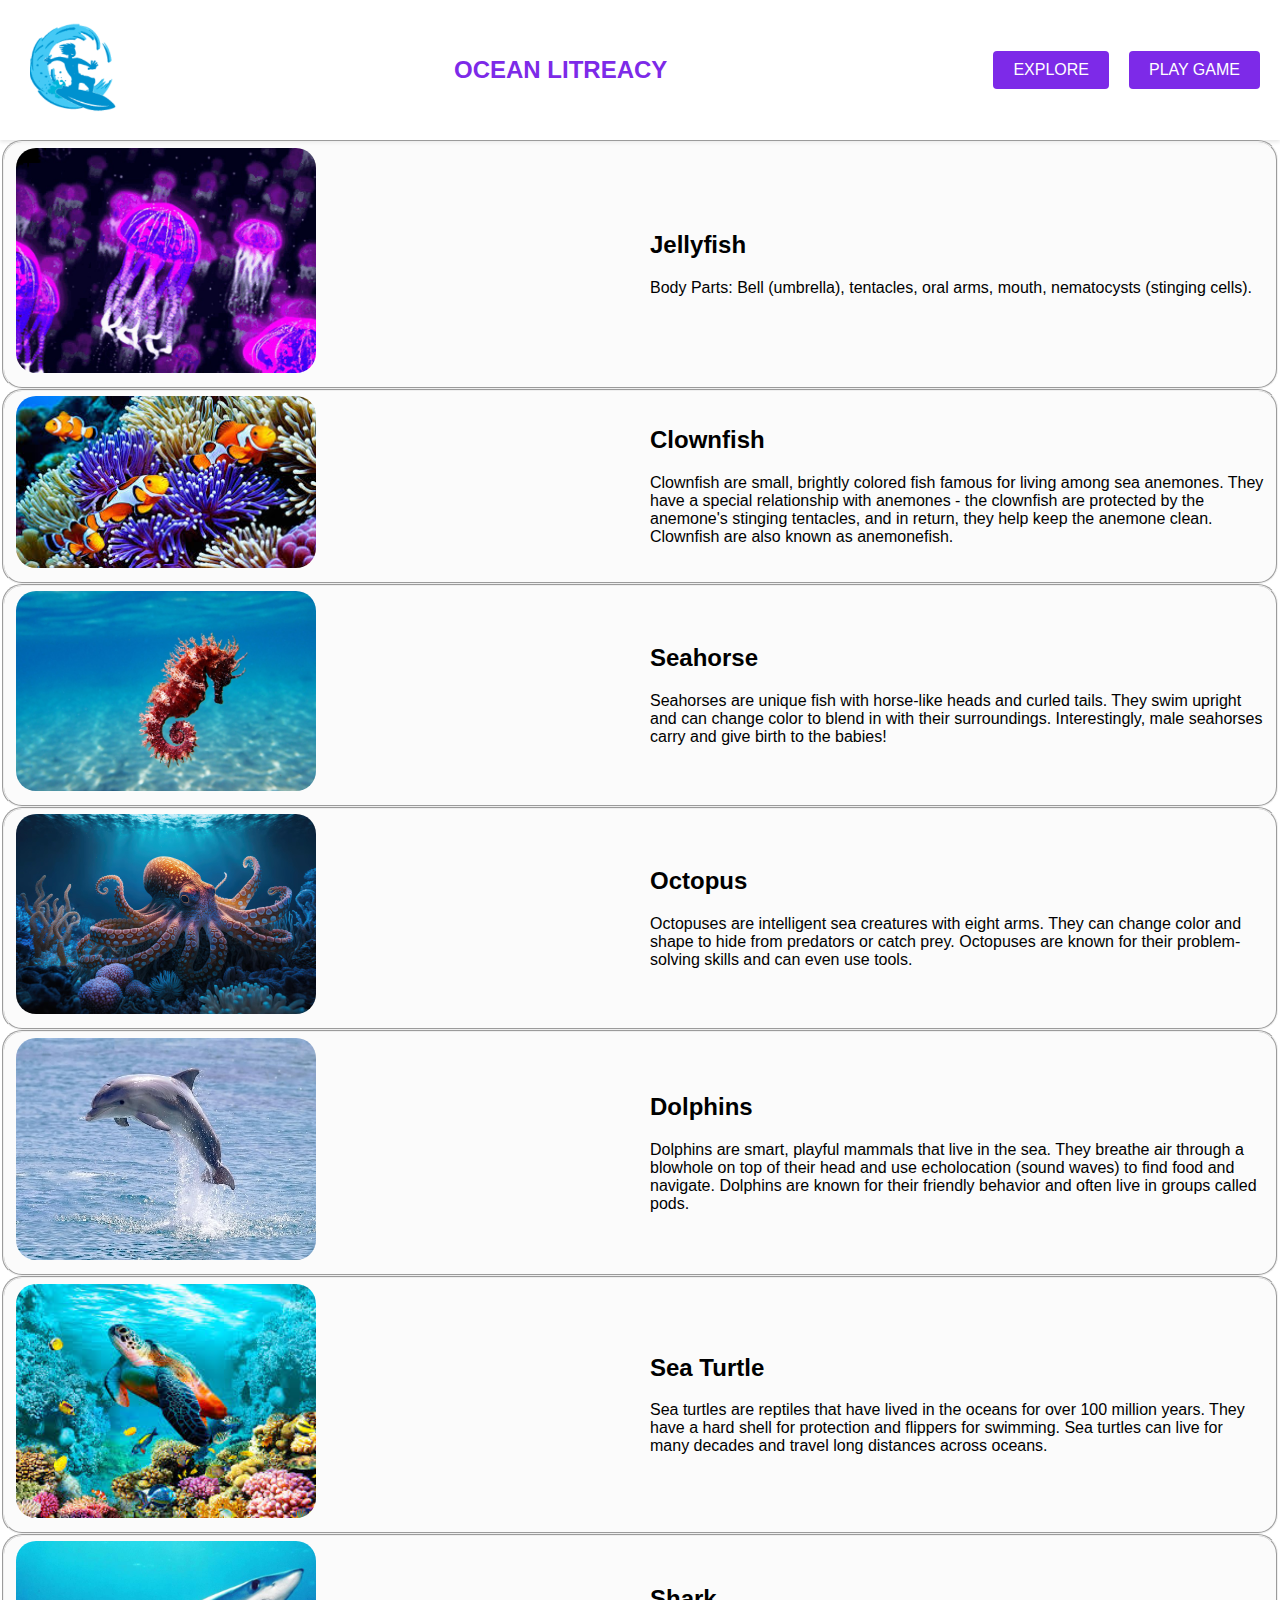
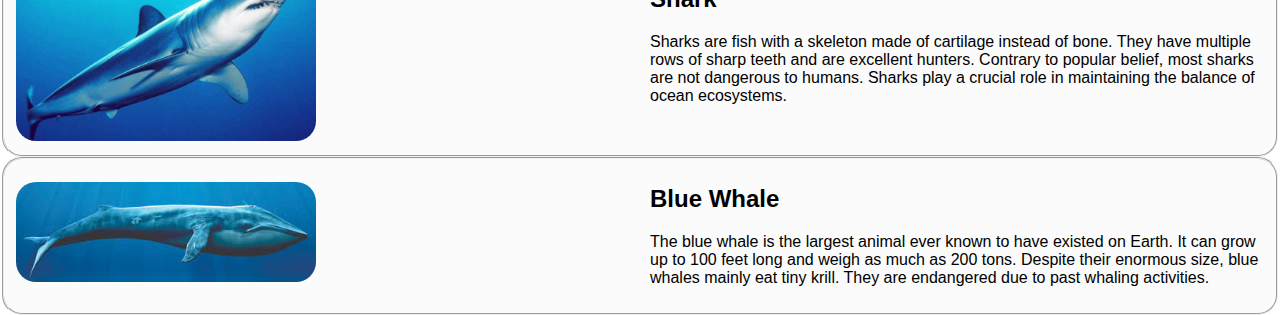
<file: explore.html>
<!DOCTYPE html>
<html lang="en">
<head>
    <meta charset="UTF-8">
    <meta name="viewport" content="width=device-width, initial-scale=1.0">
    <title>Explore</title>
    <style>
        body {
            font-family: Arial, sans-serif;
            margin: 0;
            padding: 0;
        }
        header {
            display: flex;
            justify-content: space-between;
            align-items: center;
            padding: 10px 20px;
            background-color: #fff;
            box-shadow: 0 2px 4px rgba(0,0,0,0.1);
        }
        .header-left {
            display: flex;
            align-items: center;
        }
        .header-right {
            display: flex;
            align-items: center;
        }
        .hamburger-menu {
            display: flex;
            flex-direction: column;
            justify-content: space-between;
            width: 24px;
            height: 18px;
            margin-right: 20px;
            cursor: pointer;
        }
        .hamburger-menu .line {
            width: 100%;
            height: 2px;
            background-color: #333;
        }
         .hamburger-button {
            background: none;
            border: none;
            cursor: pointer;
            padding: 5px;
            margin-right: 15px;
            display: flex;
            flex-direction: column;
            justify-content: space-between;
            width: 30px;
            height: 24px;
        }

        .hamburger-button .line {
            width: 100%;
            height: 2px;
            background-color: #333;
            transition: all 0.3s ease;
        }

        .hamburger-button:hover .line {
            background-color: #00C4CC;
        }
       header.img
        {
         width:20px;
         height:20px;
        }
        .logo {
            font-size: 24px;
            font-weight: bold;
            color: #00C4CC;
        }
        nav a {
            margin-left: 20px;
            text-decoration: none;
            color: #333;
        }
        .create-btn {
            background-color: #7D2AE8;
            color: white;
            padding: 10px 20px;
            border-radius: 4px;
            text-decoration: none;
        }
        .hero h1 {
            font-size: 36px;
            margin-bottom: 20px;
        }
        .search-bar {
            max-width: 600px;
            margin: 0 auto;
            background-color: white;
            border-radius: 25px;
            padding: 10px;
        }
        .search-bar input {
            width: 100%;
            border: none;
            outline: none;
            font-size: 16px;
        }
        .categories {
            display: flex;
            justify-content: center;
            gap: 20px;
            margin-top: 30px;
        }
        .category {
            background-color: rgba(255,255,255,0.2);
            padding: 10px 20px;
            border-radius: 20px;
        }
        .suggestions {
            padding: 20px;
        }
        .suggestions h2 {
            margin-bottom: 20px;
        }
        .templates {
            display: flex;
            gap: 20px;
            overflow-x: auto;
        }
        .template {
            min-width: 200px;
            border: 1px solid #ddd;
            border-radius: 8px;
            overflow: hidden;
        }
        .template img {
            width: 100%;
            height: 150px;
            object-fit: cover;
        }
        .template p {
            padding: 10px;
            margin: 0;
            text-align: center;
        }
        .explore
        {
           background-color: #7D2AE8;
            color: white;
            padding: 10px 20px;
            border-radius: 4px;
            text-decoration: none;
            margin-right:20px;
        }
.jelly
{           width:70px;
             height:55px;
            padding: 10px 20px;
            border-radius: 4px;
            text-decoration: none;
}
.logo
{
color:#7D2AE8;
}
.hero {
            display: flex;
            align-items: flex-start;
            color: white;
            border-radius: 20px;
            padding: 50px 20px;
        }

 .jellyfish-container 
     {
            flex: 0 0 auto;
            margin-right: 20px;
        }
   .jellyfish {
            width: 300px;
            height: 150px;
            border-radius: 20px;
        }

        .jellyfish-info {
            flex: 1;
        }
        fieldset
        {
          border-radius:20px;
          background-color:rgba(233, 233, 233, 0.2);
        }
        .jword
        {
         margin-left:300px;
         margin-top:10px;
        }
        .container {
  display: flex;
  align-items: center;
}
img
{
    border-radius: 20px;
}
.image-container
{
  flex: 1;
}

.text-container {
  flex: 1;
  padding-left: 20px; /* Adjust the padding as needed */
}
#logo img{
                padding: 10px;
            display: block;
            width:px;
            height: 100px;
            border-radius: 20px;
            }

    </style>
</head>
<body>
    <header>
        <div id="logo" >
            <a href="index.html"></a><img src="ocean_literacy_logo.png" alt="Ocean Literacy Logo"> </a>
            
          </div>      
        <div class="logo">OCEAN LITREACY</div>
        <div class="header-right">
            <a href="explore.html" class="explore">EXPLORE</a>
            <a href="https://www.amazon.in/customer-preferences/country/?ref_=navm_em_locale_0_1_1_23" class="create-btn">PLAY GAME</a>
         </div>
    </header>
    <fieldset
    <div class="container">
        <div class="image-container">
          <img src="jelly.jpg" alt="Jellyfish" style="width:300px">
        </div>
        <div class="text-container">
          <h2>Jellyfish</h2>
          <p>Body Parts: Bell (umbrella), tentacles, oral arms, mouth, nematocysts (stinging cells).</p>
        </div>
      </div>
      </fieldset>
      <fieldset
    <div class="container">
        <div class="image-container">
          <img src="nemo.jpg" alt="nemo" style="width:300px">
        </div>
        <div class="text-container">
          <h2>Clownfish</h2>
          <p>
            Clownfish are small, brightly colored fish famous for living among sea anemones. They have a special relationship with anemones - the clownfish are protected by the anemone's stinging tentacles, and in return, they help keep the anemone clean. Clownfish are also known as anemonefish.</p>
        </div>
      </div>
      </fieldset>
      <fieldset>
      <div class="container">
        <div class="image-container">
          <img src="seahorse.jpg" alt="seahorse" style="width:300px">
        </div>
        <div class="text-container">
          <h2> Seahorse</h2>
          <p>
Seahorses are unique fish with horse-like heads and curled tails. They swim upright and can change color to blend in with their surroundings. Interestingly, male seahorses carry and give birth to the babies!</p>
        </div>
      </div>
      </fieldset>
    </fieldset>
    <fieldset>
    <div class="container">
      <div class="image-container">
        <img src="octopus.jpg" alt="octopus" style="width:300px">
      </div>
      <div class="text-container">
        <h2>Octopus</h2>
        <p>
            Octopuses are intelligent sea creatures with eight arms. They can change color and shape to hide from predators or catch prey. Octopuses are known for their problem-solving skills and can even use tools.</p>
      </div>
    </div>
    </fieldset>
    <fieldset>
        <div class="container">
          <div class="image-container">
            <img src="dolphin.jpg" alt="dolphin" style="width:300px">
          </div>
          <div class="text-container">
            <h2>Dolphins</h2>
            <p>Dolphins are smart, playful mammals that live in the sea. They breathe air through a blowhole on top of their head and use echolocation (sound waves) to find food and navigate. Dolphins are known for their friendly behavior and often live in groups called pods.</p>
          </div>
        </div>
        </fieldset>
        <fieldset>
            <div class="container">
              <div class="image-container">
                <img src="turtle.jpg" alt="turtle" style="width:300px">
              </div>
              <div class="text-container">
                <h2>Sea Turtle</h2>
                <p>
                    
                    Sea turtles are reptiles that have lived in the oceans for over 100 million years. They have a hard shell for protection and flippers for swimming. Sea turtles can live for many decades and travel long distances across oceans.</p>
              </div>
            </div>
         </fieldset>
         <fieldset>
            <div class="container">
              <div class="image-container">
                <img src="shark.jpg" alt="shark" style="width:300px">
              </div>
              <div class="text-container">
                <h2>Shark</h2>
                <p>Sharks are fish with a skeleton made of cartilage instead of bone. They have multiple rows of sharp teeth and are excellent hunters. Contrary to popular belief, most sharks are not dangerous to humans. Sharks play a crucial role in maintaining the balance of ocean ecosystems.</p>
              </div>
            </div>
            </fieldset>
            <fieldset>
                <div class="container">
                  <div class="image-container">
                    <img src="whale.jpg" alt="whale" style="width:300px">
                  </div>
                  <div class="text-container">
                    <h2>Blue Whale</h2>
                    <p>The blue whale is the largest animal ever known to have existed on Earth. It can grow up to 100 feet long and weigh as much as 200 tons. Despite their enormous size, blue whales mainly eat tiny krill. They are endangered due to past whaling activities.</p>
                  </div>
                </div>
            </fieldset>
</body>
</html>
</file>
